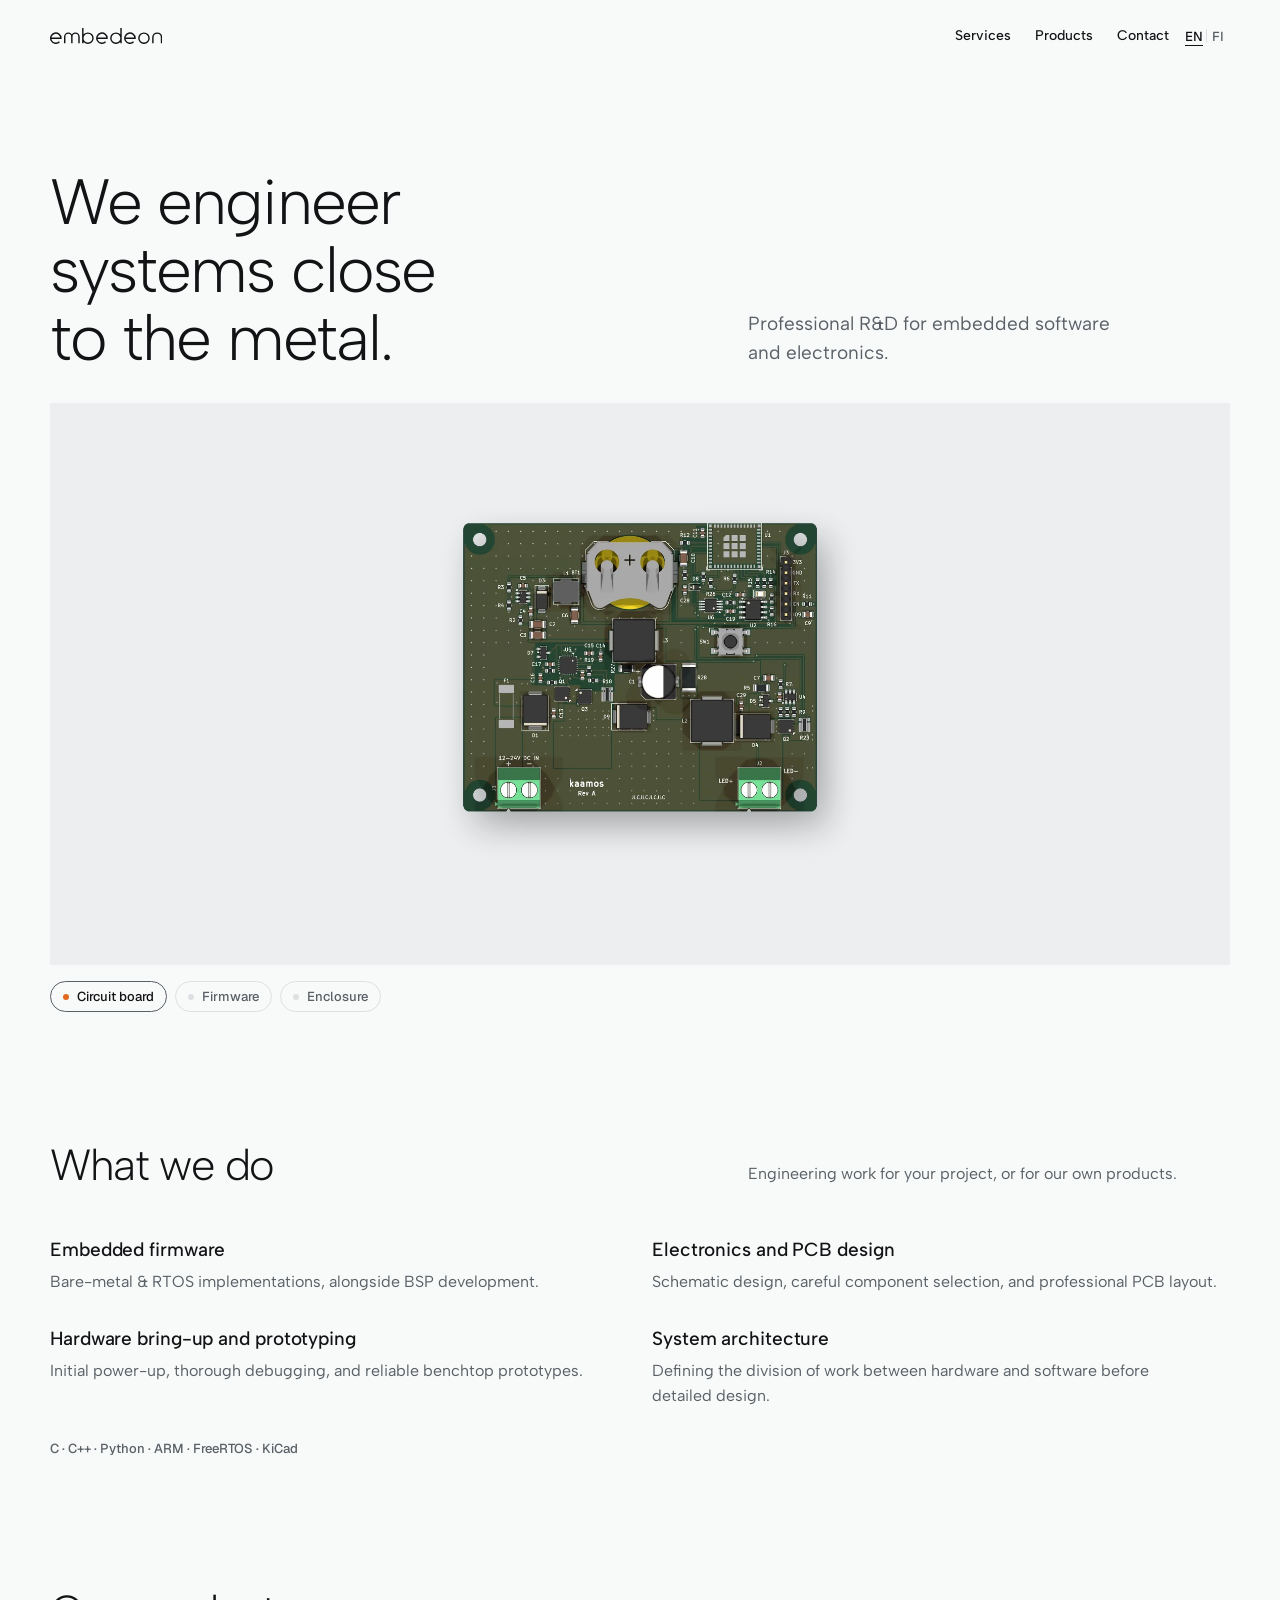
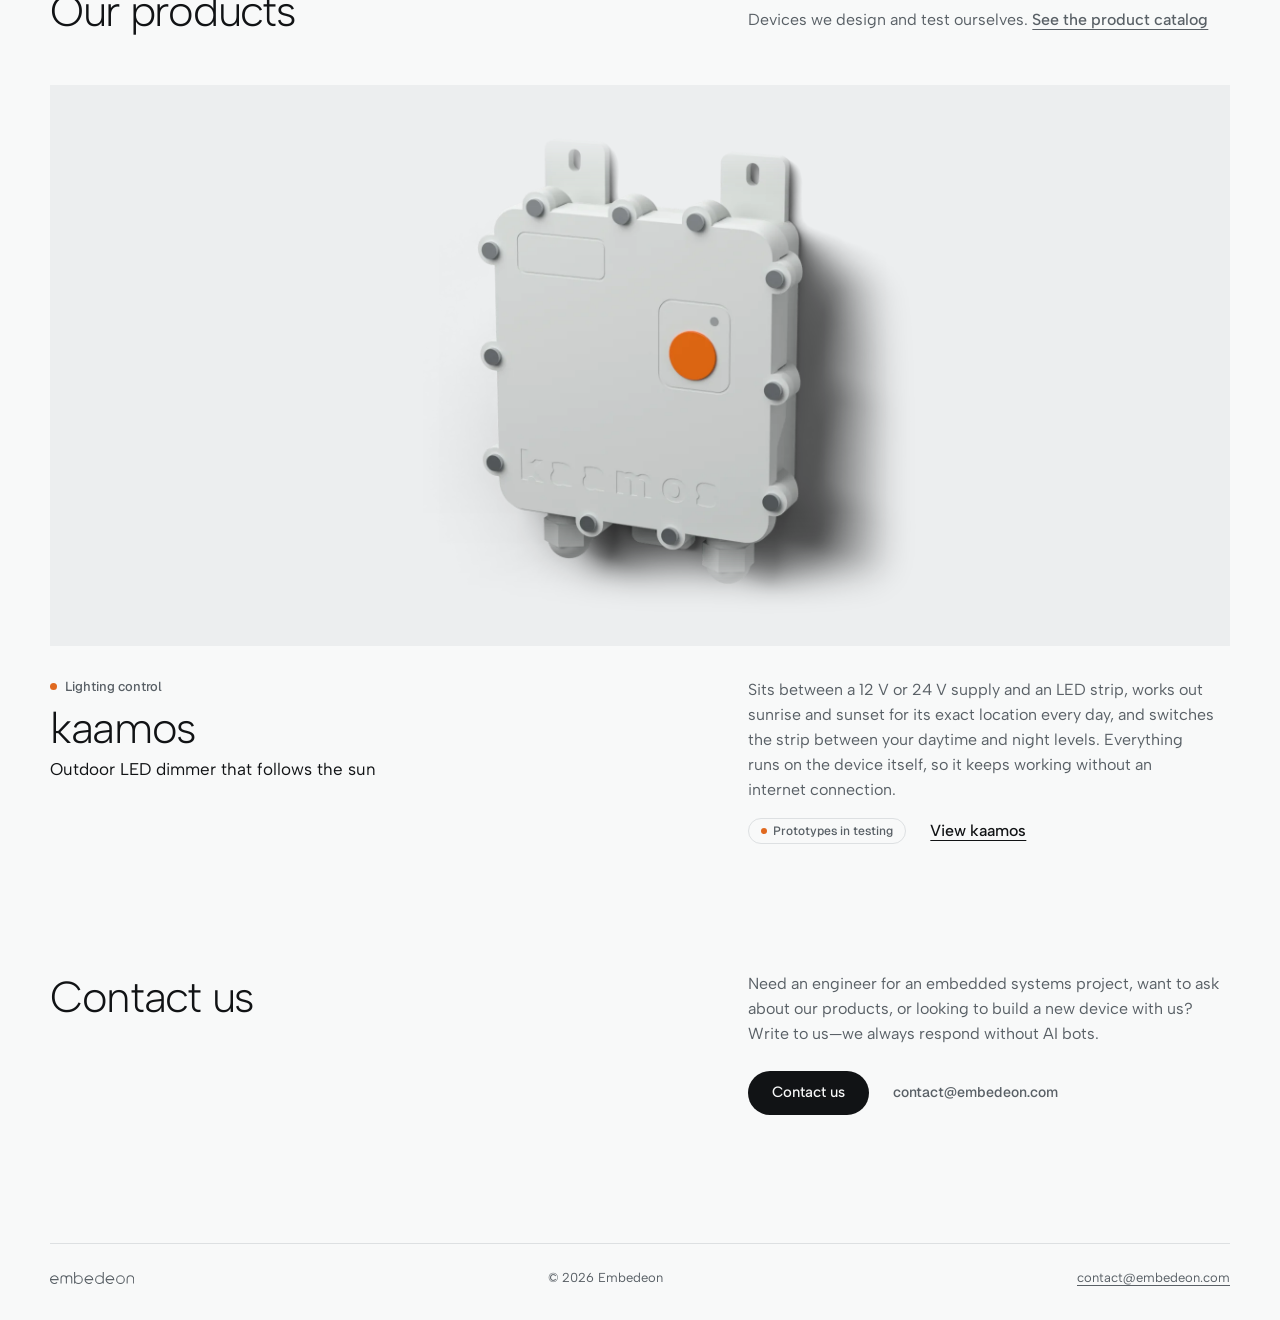
<file: index.html>
<!doctype html>
<html lang="en">
<head>
<meta charset="utf-8">
<meta name="viewport" content="width=device-width, initial-scale=1, viewport-fit=cover">
<title>Embedeon</title>
<meta name="description" content="Embedeon does research and development for embedded systems: firmware, electronics and circuit boards, and its own products.">
<meta name="color-scheme" content="light dark">
<meta name="theme-color" content="#f8f9f9" media="(prefers-color-scheme: light)">
<meta name="theme-color" content="#0e1012" media="(prefers-color-scheme: dark)">
<script>
(function () {
  try { if (localStorage.getItem("lang")) return; } catch (e) { return; }
  if (navigator.webdriver || /bot|crawl|spider|slurp|preview/i.test(navigator.userAgent)) return;
  var langs = navigator.languages || [navigator.language || ""];
  for (var i = 0; i < langs.length; i++) {
    var l = String(langs[i]).toLowerCase();
    if (l === "fi" || l.indexOf("fi-") === 0) return location.replace("fi/" + location.hash);
    if (l === "en" || l.indexOf("en-") === 0) return;
  }
})();
</script>
<link rel="canonical" href="https://embedeon.com/">
<link rel="alternate" hreflang="en" href="https://embedeon.com/">
<link rel="alternate" hreflang="fi" href="https://embedeon.com/fi/">
<link rel="alternate" hreflang="x-default" href="https://embedeon.com/">
<link rel="icon" href="favicon.svg" type="image/svg+xml">
<link rel="preconnect" href="https://fonts.googleapis.com">
<link rel="preconnect" href="https://fonts.gstatic.com" crossorigin>
<link rel="stylesheet" href="https://fonts.googleapis.com/css2?family=Albert+Sans:wght@300..700&family=Geist:wght@400..600&display=swap">
<link rel="stylesheet" href="assets/tokens.css">
<link rel="stylesheet" href="assets/components.css">
<style>
.intro { padding-block: var(--s8) var(--s7); }
.intro h1 { max-width: 14ch; }
.stack { margin-top: var(--s6); }
.p-kaamos { --product:#e0691f; --product-text:#a3480b; }
@media (prefers-color-scheme: dark) { :root:not([data-theme="light"]) .p-kaamos { --product:#f07a32; --product-text:#f39a5e; } }
:root[data-theme="dark"] .p-kaamos { --product:#f07a32; --product-text:#f39a5e; }
@media (min-width: 900px) { .intro { padding-block: var(--s9) var(--s7); } }
.build { margin-top: calc(-1 * var(--s4)); }
.build .stage > img { transition: opacity 1.2s var(--ease); }
.build .stage .build-board { opacity: 0; }
.build.is-board .build-board { opacity: 1; }
.build.is-board .build-device { opacity: 0; }
.build-ring { position: absolute; width: 9%; aspect-ratio: 1; border: 2px solid var(--product); border-radius: 50%; transform: translate(-50%, -50%) scale(.6); opacity: 0; pointer-events: none; }
.build-ring.go { animation: build-ping 1.4s var(--ease) 2; }
@keyframes build-ping { 0% { opacity: .9; transform: translate(-50%, -50%) scale(.6); } 100% { opacity: 0; transform: translate(-50%, -50%) scale(1.5); } }
.build-steps { list-style: none; margin: var(--s4) 0 0; padding: 0; display: flex; flex-wrap: wrap; gap: var(--s2); }
.build-steps li { display: inline-flex; align-items: center; gap: var(--s2); font: var(--w-medium) var(--fs-utility)/1 var(--font-utility); color: var(--text); padding: 8px 12px; border: 1px solid var(--text-muted); border-radius: 999px; transition: color .4s, border-color .4s; }
.build-steps li::before { content: ""; width: 6px; height: 6px; border-radius: 50%; background: var(--product); transition: background .4s; }
.build.is-board .build-steps li:not(.on) { color: var(--text-muted); border-color: var(--line); }
.build.is-board .build-steps li:not(.on)::before { background: var(--line); }
</style>
<meta property="og:title" content="Embedeon">
<meta property="og:description" content="Research and development for embedded systems: firmware, electronics and circuit boards.">
<meta property="og:locale" content="en_US">
<meta property="og:locale:alternate" content="fi_FI">
<meta property="og:url" content="https://embedeon.com/">
<meta property="og:image" content="https://products.embedeon.com/kaamos/img/og.jpg">
</head>
<body>
<a class="skip-link" href="#main">Skip to content</a>
<header class="site-header"><div class="wrap site-header-in"><a class="brand" href="./" aria-label="Embedeon, home"><svg viewBox="-1.4 0 220.3 31.4" class="wm" aria-hidden="true" focusable="false"><path fill="currentColor" d="M0 18.6H20V21.4H0ZM18.061 28.061A11.4 11.4 0 1 1 21.4 20L18.6 20A8.6 8.6 0 1 0 16.081 26.081ZM20 20H21.4V21.4H20ZM26.1 17H28.9V30H26.1ZM40.1 17H42.9V30H40.1ZM54.1 17H56.9V30H54.1ZM26.1 17A8.4 8.4 0 0 1 42.9 17L40.1 17A5.6 5.6 0 0 0 28.9 17ZM40.1 17A8.4 8.4 0 0 1 56.9 17L54.1 17A5.6 5.6 0 0 0 42.9 17ZM61.6 0H64.4V30H61.6ZM61.6 20A11.4 11.4 0 1 1 84.4 20A11.4 11.4 0 1 1 61.6 20ZM64.4 20A8.6 8.6 0 1 0 81.6 20A8.6 8.6 0 1 0 64.4 20ZM90.5 18.6H110.5V21.4H90.5ZM108.561 28.061A11.4 11.4 0 1 1 111.9 20L109.1 20A8.6 8.6 0 1 0 106.581 26.081ZM110.5 20H111.9V21.4H110.5ZM136.6 0H139.4V30H136.6ZM116.6 20A11.4 11.4 0 1 1 139.4 20A11.4 11.4 0 1 1 116.6 20ZM119.4 20A8.6 8.6 0 1 0 136.6 20A8.6 8.6 0 1 0 119.4 20ZM145.5 18.6H165.5V21.4H145.5ZM163.561 28.061A11.4 11.4 0 1 1 166.9 20L164.1 20A8.6 8.6 0 1 0 161.581 26.081ZM165.5 20H166.9V21.4H165.5ZM171.6 20A11.4 11.4 0 1 1 194.4 20A11.4 11.4 0 1 1 171.6 20ZM174.4 20A8.6 8.6 0 1 0 191.6 20A8.6 8.6 0 1 0 174.4 20ZM199.1 18.5H201.9V30H199.1ZM216.1 18.5H218.9V30H216.1ZM199.1 18.5A9.9 9.9 0 0 1 218.9 18.5L216.1 18.5A7.1 7.1 0 0 0 201.9 18.5Z"/></svg></a><nav class="site-nav" aria-label="Site"><a class="wide" href="#services">Services</a><a href="https://products.embedeon.com/">Products</a><a href="#contact">Contact</a></nav><nav class="lang-switch" aria-label="Language"><a href="./" lang="en" hreflang="en" data-lang="en" title="English" aria-current="true">EN</a><a href="fi/" lang="fi" hreflang="fi" data-lang="fi" title="Suomi">FI</a></nav></div></header>
<main id="main">
<section class="wrap intro split" aria-labelledby="intro-h">
  <h1 id="intro-h">We engineer systems close to the metal.</h1>
  <div><p class="lede muted">Professional R&amp;D for embedded software and electronics.</p></div>
</section>

<section class="wrap build p-kaamos" id="build" aria-label="From circuit board to finished device">
  <div class="stage stage-wide">
    <img class="build-board" src="img/kaamos-board.webp" alt="The kaamos circuit board seen from above" width="1160" height="1000" fetchpriority="high">
    <img class="build-device" src="img/kaamos-front.webp" alt="The finished kaamos in its light grey housing, seen from the front" width="1160" height="1000">
    <span class="build-ring" aria-hidden="true"></span>
  </div>
  <ol class="build-steps"><li>Circuit board</li><li>Firmware</li><li>Enclosure</li></ol>
</section>
<script>
// First screen: the kaamos board fades into the finished device while the steps light up. Plays once.
// Without JavaScript, or with reduced motion, the page simply shows the device and all three steps.
(function () {
  var root = document.getElementById("build");
  if (!root || (window.matchMedia && window.matchMedia("(prefers-reduced-motion: reduce)").matches)) return;
  var board = root.querySelector(".build-board"), ring = root.querySelector(".build-ring"), steps = root.querySelectorAll(".build-steps li");
  root.classList.add("is-board");
  function placeRing() {  // over the ESP32 module, at 66.2 % / 21.8 % of the 1160 x 1000 render
    var w = board.clientWidth, h = board.clientHeight, r = 1160 / 1000;
    var cw = Math.min(w, h * r), ch = cw / r;
    ring.style.left = (board.offsetLeft + (w - cw) / 2 + cw * .662) + "px";
    ring.style.top = (board.offsetTop + (h - ch) / 2 + ch * .218) + "px";
  }
  function play() {
    setTimeout(function () { steps[0].classList.add("on"); }, 400);
    setTimeout(function () { steps[1].classList.add("on"); placeRing(); ring.classList.add("go"); }, 1800);
    setTimeout(function () { steps[2].classList.add("on"); root.classList.remove("is-board"); }, 4400);
  }
  if (board.complete) play(); else { board.addEventListener("load", play); board.addEventListener("error", function () { root.classList.remove("is-board"); }); }
})();
</script>

<section class="wrap section" id="services" aria-labelledby="services-h">
  <div class="section-head"><h2 id="services-h">What we do</h2><p>Engineering work for your project, or for our own products.</p></div>
  <div class="features">
    <div class="feature"><h3>Embedded firmware</h3><p>Bare-metal &amp; RTOS implementations, alongside BSP development.</p></div>
    <div class="feature"><h3>Electronics and PCB design</h3><p>Schematic design, careful component selection, and professional PCB layout.</p></div>
    <div class="feature"><h3>Hardware bring-up and prototyping</h3><p>Initial power-up, thorough debugging, and reliable benchtop prototypes.</p></div>
    <div class="feature"><h3>System architecture</h3><p>Defining the division of work between hardware and software before detailed design.</p></div>
  </div>
  <p class="util stack">C · C++ · Python · ARM · FreeRTOS · KiCad</p>
</section>

<section class="wrap section" id="products" aria-labelledby="products-h">
  <div class="section-head"><h2 id="products-h">Our products</h2><p>Devices we design and test ourselves. <a class="link" href="https://products.embedeon.com/">See the product catalog</a></p></div>
  <div class="products single">
  <article class="product-item p-kaamos" aria-labelledby="kaamos-name">
    <a class="stage stage-wide" href="https://products.embedeon.com/kaamos/" tabindex="-1" aria-hidden="true"><img src="img/kaamos-three.webp" alt="" loading="lazy"></a>
    <div class="product-item-body">
      <div><p class="util"><span class="dot"></span>Lighting control</p><h3 class="product-name" id="kaamos-name">kaamos</h3><p class="product-tag">Outdoor LED dimmer that follows the sun</p></div>
      <div><p class="product-sum">Sits between a 12 V or 24 V supply and an LED strip, works out sunrise and sunset for its exact location every day, and switches the strip between your daytime and night levels. Everything runs on the device itself, so it keeps working without an internet connection.</p>
        <p class="product-meta"><span class="status"><span class="dot"></span>Prototypes in testing</span><a class="link" href="https://products.embedeon.com/kaamos/">View kaamos</a></p></div>
    </div>
  </article>
  </div>
</section>

<section class="wrap section contact" id="contact" aria-labelledby="contact-h">
  <h2 id="contact-h">Contact us</h2>
  <div class="contact-body"><p>Need an engineer for an embedded systems project, want to ask about our products, or looking to build a new device with us? Write to us—we always respond without AI bots.</p>
  <p class="actions"><a class="btn" href="mailto:contact@embedeon.com">Contact us</a><span class="mail">contact@embedeon.com</span></p></div>
</section>
</main>
<footer class="site-footer"><div class="wrap"><div class="site-footer-in"><span><svg viewBox="-1.4 0 220.3 31.4" class="wm" aria-hidden="true" focusable="false"><path fill="currentColor" d="M0 18.6H20V21.4H0ZM18.061 28.061A11.4 11.4 0 1 1 21.4 20L18.6 20A8.6 8.6 0 1 0 16.081 26.081ZM20 20H21.4V21.4H20ZM26.1 17H28.9V30H26.1ZM40.1 17H42.9V30H40.1ZM54.1 17H56.9V30H54.1ZM26.1 17A8.4 8.4 0 0 1 42.9 17L40.1 17A5.6 5.6 0 0 0 28.9 17ZM40.1 17A8.4 8.4 0 0 1 56.9 17L54.1 17A5.6 5.6 0 0 0 42.9 17ZM61.6 0H64.4V30H61.6ZM61.6 20A11.4 11.4 0 1 1 84.4 20A11.4 11.4 0 1 1 61.6 20ZM64.4 20A8.6 8.6 0 1 0 81.6 20A8.6 8.6 0 1 0 64.4 20ZM90.5 18.6H110.5V21.4H90.5ZM108.561 28.061A11.4 11.4 0 1 1 111.9 20L109.1 20A8.6 8.6 0 1 0 106.581 26.081ZM110.5 20H111.9V21.4H110.5ZM136.6 0H139.4V30H136.6ZM116.6 20A11.4 11.4 0 1 1 139.4 20A11.4 11.4 0 1 1 116.6 20ZM119.4 20A8.6 8.6 0 1 0 136.6 20A8.6 8.6 0 1 0 119.4 20ZM145.5 18.6H165.5V21.4H145.5ZM163.561 28.061A11.4 11.4 0 1 1 166.9 20L164.1 20A8.6 8.6 0 1 0 161.581 26.081ZM165.5 20H166.9V21.4H165.5ZM171.6 20A11.4 11.4 0 1 1 194.4 20A11.4 11.4 0 1 1 171.6 20ZM174.4 20A8.6 8.6 0 1 0 191.6 20A8.6 8.6 0 1 0 174.4 20ZM199.1 18.5H201.9V30H199.1ZM216.1 18.5H218.9V30H216.1ZM199.1 18.5A9.9 9.9 0 0 1 218.9 18.5L216.1 18.5A7.1 7.1 0 0 0 201.9 18.5Z"/></svg><span class="visually-hidden">Embedeon</span></span><span>&copy; 2026 Embedeon</span><a href="mailto:contact@embedeon.com">contact@embedeon.com</a></div></div></footer>
<script>document.addEventListener("click", function (e) { var a = e.target.closest && e.target.closest("a[data-lang]"); if (a) try { localStorage.setItem("lang", a.getAttribute("data-lang")); } catch (_) {} });</script>
</body>
</html>
</file>
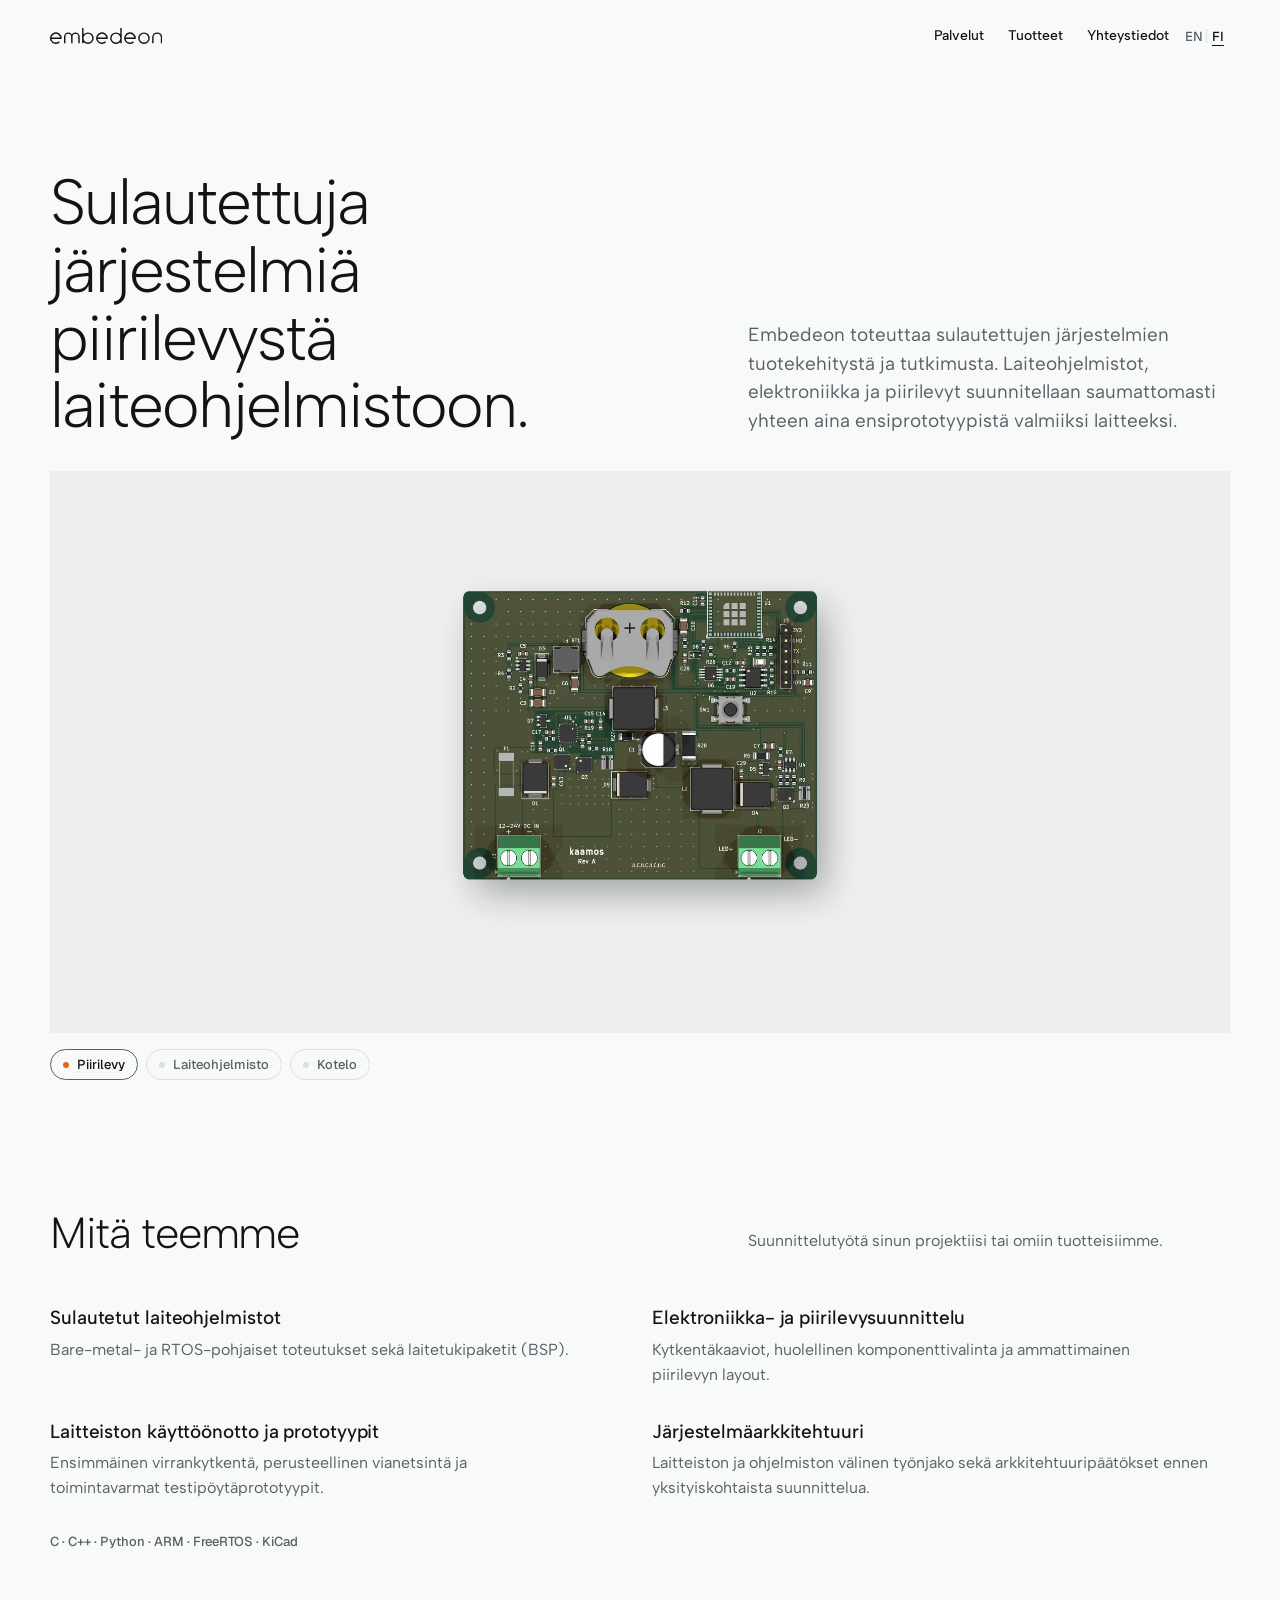
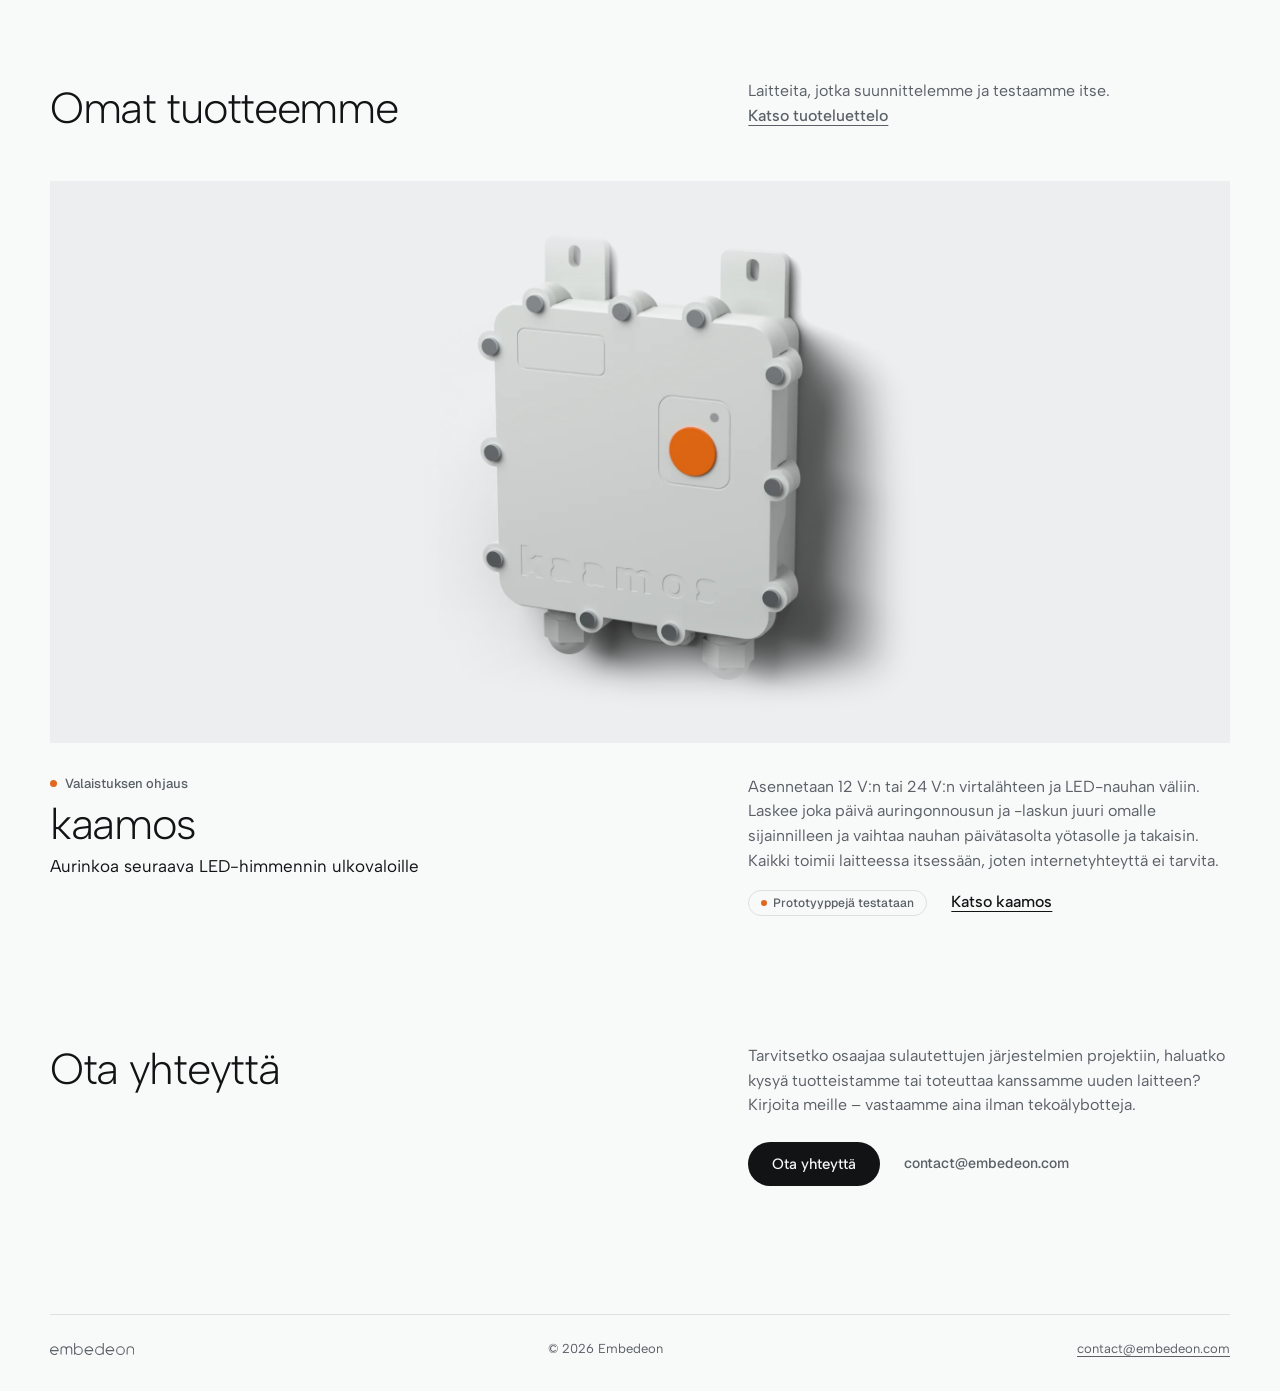
<file: fi/index.html>
<!doctype html>
<html lang="fi">
<head>
<meta charset="utf-8">
<meta name="viewport" content="width=device-width, initial-scale=1, viewport-fit=cover">
<title>Embedeon</title>
<meta name="description" content="Embedeon tekee sulautettujen järjestelmien tutkimusta ja tuotekehitystä: laiteohjelmistoja, elektroniikkaa ja piirilevyjä sekä omia tuotteita.">
<meta name="color-scheme" content="light dark">
<meta name="theme-color" content="#f8f9f9" media="(prefers-color-scheme: light)">
<meta name="theme-color" content="#0e1012" media="(prefers-color-scheme: dark)">
<link rel="canonical" href="https://embedeon.com/fi/">
<link rel="alternate" hreflang="en" href="https://embedeon.com/">
<link rel="alternate" hreflang="fi" href="https://embedeon.com/fi/">
<link rel="alternate" hreflang="x-default" href="https://embedeon.com/">
<link rel="icon" href="../favicon.svg" type="image/svg+xml">
<link rel="preconnect" href="https://fonts.googleapis.com">
<link rel="preconnect" href="https://fonts.gstatic.com" crossorigin>
<link rel="stylesheet" href="https://fonts.googleapis.com/css2?family=Albert+Sans:wght@300..700&family=Geist:wght@400..600&display=swap">
<link rel="stylesheet" href="../assets/tokens.css">
<link rel="stylesheet" href="../assets/components.css">
<style>
.intro { padding-block: var(--s8) var(--s7); }
.intro h1 { max-width: 14ch; }
.stack { margin-top: var(--s6); }
.p-kaamos { --product:#e0691f; --product-text:#a3480b; }
@media (prefers-color-scheme: dark) { :root:not([data-theme="light"]) .p-kaamos { --product:#f07a32; --product-text:#f39a5e; } }
:root[data-theme="dark"] .p-kaamos { --product:#f07a32; --product-text:#f39a5e; }
@media (min-width: 900px) { .intro { padding-block: var(--s9) var(--s7); } }
.build { margin-top: calc(-1 * var(--s4)); }
.build .stage > img { transition: opacity 1.2s var(--ease); }
.build .stage .build-board { opacity: 0; }
.build.is-board .build-board { opacity: 1; }
.build.is-board .build-device { opacity: 0; }
.build-ring { position: absolute; width: 9%; aspect-ratio: 1; border: 2px solid var(--product); border-radius: 50%; transform: translate(-50%, -50%) scale(.6); opacity: 0; pointer-events: none; }
.build-ring.go { animation: build-ping 1.4s var(--ease) 2; }
@keyframes build-ping { 0% { opacity: .9; transform: translate(-50%, -50%) scale(.6); } 100% { opacity: 0; transform: translate(-50%, -50%) scale(1.5); } }
.build-steps { list-style: none; margin: var(--s4) 0 0; padding: 0; display: flex; flex-wrap: wrap; gap: var(--s2); }
.build-steps li { display: inline-flex; align-items: center; gap: var(--s2); font: var(--w-medium) var(--fs-utility)/1 var(--font-utility); color: var(--text); padding: 8px 12px; border: 1px solid var(--text-muted); border-radius: 999px; transition: color .4s, border-color .4s; }
.build-steps li::before { content: ""; width: 6px; height: 6px; border-radius: 50%; background: var(--product); transition: background .4s; }
.build.is-board .build-steps li:not(.on) { color: var(--text-muted); border-color: var(--line); }
.build.is-board .build-steps li:not(.on)::before { background: var(--line); }
</style>
<meta property="og:title" content="Embedeon">
<meta property="og:description" content="Sulautettujen järjestelmien tutkimus ja tuotekehitys: laiteohjelmistot, elektroniikka ja piirilevyt.">
<meta property="og:locale" content="fi_FI">
<meta property="og:locale:alternate" content="en_US">
<meta property="og:url" content="https://embedeon.com/fi/">
<meta property="og:image" content="https://products.embedeon.com/kaamos/img/og.jpg">
</head>
<body>
<a class="skip-link" href="#main">Siirry sisältöön</a>
<header class="site-header"><div class="wrap site-header-in"><a class="brand" href="./" aria-label="Embedeon, etusivu"><svg viewBox="-1.4 0 220.3 31.4" class="wm" aria-hidden="true" focusable="false"><path fill="currentColor" d="M0 18.6H20V21.4H0ZM18.061 28.061A11.4 11.4 0 1 1 21.4 20L18.6 20A8.6 8.6 0 1 0 16.081 26.081ZM20 20H21.4V21.4H20ZM26.1 17H28.9V30H26.1ZM40.1 17H42.9V30H40.1ZM54.1 17H56.9V30H54.1ZM26.1 17A8.4 8.4 0 0 1 42.9 17L40.1 17A5.6 5.6 0 0 0 28.9 17ZM40.1 17A8.4 8.4 0 0 1 56.9 17L54.1 17A5.6 5.6 0 0 0 42.9 17ZM61.6 0H64.4V30H61.6ZM61.6 20A11.4 11.4 0 1 1 84.4 20A11.4 11.4 0 1 1 61.6 20ZM64.4 20A8.6 8.6 0 1 0 81.6 20A8.6 8.6 0 1 0 64.4 20ZM90.5 18.6H110.5V21.4H90.5ZM108.561 28.061A11.4 11.4 0 1 1 111.9 20L109.1 20A8.6 8.6 0 1 0 106.581 26.081ZM110.5 20H111.9V21.4H110.5ZM136.6 0H139.4V30H136.6ZM116.6 20A11.4 11.4 0 1 1 139.4 20A11.4 11.4 0 1 1 116.6 20ZM119.4 20A8.6 8.6 0 1 0 136.6 20A8.6 8.6 0 1 0 119.4 20ZM145.5 18.6H165.5V21.4H145.5ZM163.561 28.061A11.4 11.4 0 1 1 166.9 20L164.1 20A8.6 8.6 0 1 0 161.581 26.081ZM165.5 20H166.9V21.4H165.5ZM171.6 20A11.4 11.4 0 1 1 194.4 20A11.4 11.4 0 1 1 171.6 20ZM174.4 20A8.6 8.6 0 1 0 191.6 20A8.6 8.6 0 1 0 174.4 20ZM199.1 18.5H201.9V30H199.1ZM216.1 18.5H218.9V30H216.1ZM199.1 18.5A9.9 9.9 0 0 1 218.9 18.5L216.1 18.5A7.1 7.1 0 0 0 201.9 18.5Z"/></svg></a><nav class="site-nav" aria-label="Sivusto"><a class="wide" href="#services">Palvelut</a><a href="https://products.embedeon.com/fi/">Tuotteet</a><a href="#contact">Yhteystiedot</a></nav><nav class="lang-switch" aria-label="Kieli"><a href="../" lang="en" hreflang="en" data-lang="en" title="English">EN</a><a href="./" lang="fi" hreflang="fi" data-lang="fi" title="Suomi" aria-current="true">FI</a></nav></div></header>
<main id="main">
<section class="wrap intro split" aria-labelledby="intro-h">
  <h1 id="intro-h">Sulautettuja järjestelmiä piirilevystä laiteohjelmistoon.</h1>
  <div><p class="lede muted">Embedeon toteuttaa sulautettujen järjestelmien tuotekehitystä ja tutkimusta. Laiteohjelmistot, elektroniikka ja piirilevyt suunnitellaan saumattomasti yhteen aina ensiprototyypistä valmiiksi laitteeksi.</p></div>
</section>

<section class="wrap build p-kaamos" id="build" aria-label="Piirilevystä valmiiksi laitteeksi">
  <div class="stage stage-wide">
    <img class="build-board" src="../img/kaamos-board.webp" alt="kaamosin piirilevy ylhäältä päin" width="1160" height="1000" fetchpriority="high">
    <img class="build-device" src="../img/kaamos-front.webp" alt="Valmis kaamos vaaleanharmaassa kotelossa, edestä" width="1160" height="1000">
    <span class="build-ring" aria-hidden="true"></span>
  </div>
  <ol class="build-steps"><li>Piirilevy</li><li>Laiteohjelmisto</li><li>Kotelo</li></ol>
</section>
<script>
// First screen: the kaamos board fades into the finished device while the steps light up. Plays once.
// Without JavaScript, or with reduced motion, the page simply shows the device and all three steps.
(function () {
  var root = document.getElementById("build");
  if (!root || (window.matchMedia && window.matchMedia("(prefers-reduced-motion: reduce)").matches)) return;
  var board = root.querySelector(".build-board"), ring = root.querySelector(".build-ring"), steps = root.querySelectorAll(".build-steps li");
  root.classList.add("is-board");
  function placeRing() {  // over the ESP32 module, at 66.2 % / 21.8 % of the 1160 x 1000 render
    var w = board.clientWidth, h = board.clientHeight, r = 1160 / 1000;
    var cw = Math.min(w, h * r), ch = cw / r;
    ring.style.left = (board.offsetLeft + (w - cw) / 2 + cw * .662) + "px";
    ring.style.top = (board.offsetTop + (h - ch) / 2 + ch * .218) + "px";
  }
  function play() {
    setTimeout(function () { steps[0].classList.add("on"); }, 400);
    setTimeout(function () { steps[1].classList.add("on"); placeRing(); ring.classList.add("go"); }, 1800);
    setTimeout(function () { steps[2].classList.add("on"); root.classList.remove("is-board"); }, 4400);
  }
  if (board.complete) play(); else { board.addEventListener("load", play); board.addEventListener("error", function () { root.classList.remove("is-board"); }); }
})();
</script>

<section class="wrap section" id="services" aria-labelledby="services-h">
  <div class="section-head"><h2 id="services-h">Mitä teemme</h2><p>Suunnittelutyötä sinun projektiisi tai omiin tuotteisiimme.</p></div>
  <div class="features">
    <div class="feature"><h3>Sulautetut laiteohjelmistot</h3><p>Bare-metal- ja RTOS-pohjaiset toteutukset sekä laitetukipaketit (BSP).</p></div>
    <div class="feature"><h3>Elektroniikka- ja piirilevysuunnittelu</h3><p>Kytkentäkaaviot, huolellinen komponenttivalinta ja ammattimainen piirilevyn layout.</p></div>
    <div class="feature"><h3>Laitteiston käyttöönotto ja prototyypit</h3><p>Ensimmäinen virrankytkentä, perusteellinen vianetsintä ja toimintavarmat testipöytäprototyypit.</p></div>
    <div class="feature"><h3>Järjestelmäarkkitehtuuri</h3><p>Laitteiston ja ohjelmiston välinen työnjako sekä arkkitehtuuripäätökset ennen yksityiskohtaista suunnittelua.</p></div>
  </div>
  <p class="util stack">C · C++ · Python · ARM · FreeRTOS · KiCad</p>
</section>

<section class="wrap section" id="products" aria-labelledby="products-h">
  <div class="section-head"><h2 id="products-h">Omat tuotteemme</h2><p>Laitteita, jotka suunnittelemme ja testaamme itse. <a class="link" href="https://products.embedeon.com/fi/">Katso tuoteluettelo</a></p></div>
  <div class="products single">
  <article class="product-item p-kaamos" aria-labelledby="kaamos-name">
    <a class="stage stage-wide" href="https://products.embedeon.com/fi/kaamos/" tabindex="-1" aria-hidden="true"><img src="../img/kaamos-three.webp" alt="" loading="lazy"></a>
    <div class="product-item-body">
      <div><p class="util"><span class="dot"></span>Valaistuksen ohjaus</p><h3 class="product-name" id="kaamos-name">kaamos</h3><p class="product-tag">Aurinkoa seuraava LED-himmennin ulkovaloille</p></div>
      <div><p class="product-sum">Asennetaan 12&nbsp;V:n tai 24&nbsp;V:n virtalähteen ja LED-nauhan väliin. Laskee joka päivä auringonnousun ja -laskun juuri omalle sijainnilleen ja vaihtaa nauhan päivätasolta yötasolle ja takaisin. Kaikki toimii laitteessa itsessään, joten internetyhteyttä ei tarvita.</p>
        <p class="product-meta"><span class="status"><span class="dot"></span>Prototyyppejä testataan</span><a class="link" href="https://products.embedeon.com/fi/kaamos/">Katso kaamos</a></p></div>
    </div>
  </article>
  </div>
</section>

<section class="wrap section contact" id="contact" aria-labelledby="contact-h">
  <h2 id="contact-h">Ota yhteyttä</h2>
  <div class="contact-body"><p>Tarvitsetko osaajaa sulautettujen järjestelmien projektiin, haluatko kysyä tuotteistamme tai toteuttaa kanssamme uuden laitteen? Kirjoita meille – vastaamme aina ilman tekoälybotteja.</p>
  <p class="actions"><a class="btn" href="mailto:contact@embedeon.com">Ota yhteyttä</a><span class="mail">contact@embedeon.com</span></p></div>
</section>
</main>
<footer class="site-footer"><div class="wrap"><div class="site-footer-in"><span><svg viewBox="-1.4 0 220.3 31.4" class="wm" aria-hidden="true" focusable="false"><path fill="currentColor" d="M0 18.6H20V21.4H0ZM18.061 28.061A11.4 11.4 0 1 1 21.4 20L18.6 20A8.6 8.6 0 1 0 16.081 26.081ZM20 20H21.4V21.4H20ZM26.1 17H28.9V30H26.1ZM40.1 17H42.9V30H40.1ZM54.1 17H56.9V30H54.1ZM26.1 17A8.4 8.4 0 0 1 42.9 17L40.1 17A5.6 5.6 0 0 0 28.9 17ZM40.1 17A8.4 8.4 0 0 1 56.9 17L54.1 17A5.6 5.6 0 0 0 42.9 17ZM61.6 0H64.4V30H61.6ZM61.6 20A11.4 11.4 0 1 1 84.4 20A11.4 11.4 0 1 1 61.6 20ZM64.4 20A8.6 8.6 0 1 0 81.6 20A8.6 8.6 0 1 0 64.4 20ZM90.5 18.6H110.5V21.4H90.5ZM108.561 28.061A11.4 11.4 0 1 1 111.9 20L109.1 20A8.6 8.6 0 1 0 106.581 26.081ZM110.5 20H111.9V21.4H110.5ZM136.6 0H139.4V30H136.6ZM116.6 20A11.4 11.4 0 1 1 139.4 20A11.4 11.4 0 1 1 116.6 20ZM119.4 20A8.6 8.6 0 1 0 136.6 20A8.6 8.6 0 1 0 119.4 20ZM145.5 18.6H165.5V21.4H145.5ZM163.561 28.061A11.4 11.4 0 1 1 166.9 20L164.1 20A8.6 8.6 0 1 0 161.581 26.081ZM165.5 20H166.9V21.4H165.5ZM171.6 20A11.4 11.4 0 1 1 194.4 20A11.4 11.4 0 1 1 171.6 20ZM174.4 20A8.6 8.6 0 1 0 191.6 20A8.6 8.6 0 1 0 174.4 20ZM199.1 18.5H201.9V30H199.1ZM216.1 18.5H218.9V30H216.1ZM199.1 18.5A9.9 9.9 0 0 1 218.9 18.5L216.1 18.5A7.1 7.1 0 0 0 201.9 18.5Z"/></svg><span class="visually-hidden">Embedeon</span></span><span>&copy; 2026 Embedeon</span><a href="mailto:contact@embedeon.com">contact@embedeon.com</a></div></div></footer>
<script>document.addEventListener("click", function (e) { var a = e.target.closest && e.target.closest("a[data-lang]"); if (a) try { localStorage.setItem("lang", a.getAttribute("data-lang")); } catch (_) {} });</script>
</body>
</html>
</file>
<file: assets/tokens.css>
/* Embedeon brand tokens: direction "Valo" (chosen 2026-10-13).
   Light is the default. Dark follows the system unless the page sets data-theme="light"; data-theme="dark" forces it.
   Load order on every page: Google Fonts (Albert Sans + Geist), tokens.css, components.css, then page CSS.
   Fonts: https://fonts.googleapis.com/css2?family=Albert+Sans:wght@300..700&family=Geist:wght@400..600&display=swap

   Contrast (WCAG 2.x, light / dark), all text pairs pass AA 4.5:1:
     ink on snow 17.7 / 17.1      ink on stage 16.0 / 15.5     stone on snow 6.1 / 7.9    stone on stage 5.5 / 7.2
     snow on ink (button) 17.7 / 17.1                          product-text on snow 5.7 / 8.7 (kaamos values)
   hairline is for dividers only, never for text. product (the raw accent) is for dots and marks, never for body text. */

:root {
  color-scheme: light;

  /* palette */
  --snow: #f8f9f9;        /* page ground */
  --stage: #eceeef;       /* image stage, quiet panels */
  --ink: #111315;         /* text, primary buttons */
  --stone: #596066;       /* secondary text, captions, labels */
  --hairline: #dde0e2;    /* dividers only */

  /* product accent: neutral by default; a product page or card overrides both (see GUIDELINES.md) */
  --product: #596066;       /* dot, small marks; non-text */
  --product-text: #596066;  /* the accent when it has to be text: 4.5:1 on snow and stage */

  /* roles (use these in components, not the palette names) */
  --bg: var(--snow);
  --surface: var(--stage);
  --text: var(--ink);
  --text-muted: var(--stone);
  --line: var(--hairline);
  --on-ink: var(--snow);    /* text on an ink button */
  --focus: var(--ink);

  /* type */
  --font-sans: "Albert Sans", "Helvetica Neue", Arial, sans-serif;
  --font-utility: Geist, "Segoe UI", Roboto, "Helvetica Neue", Arial, sans-serif;
  --fs-display: clamp(36px, 2.2rem + 2.6vw, 64px);   /* h1 */
  --fs-h2: clamp(30px, 1.6rem + 1.4vw, 44px);
  --fs-h3: 22px;
  --fs-name: 26px;          /* product name in lists */
  --fs-figure: clamp(26px, 1.2rem + 1.2vw, 38px);    /* key numbers */
  --fs-lede: clamp(17px, 1rem + .3vw, 19px);
  --fs-body: 16px;
  --fs-small: 15px;
  --fs-utility: 13px;
  --lh-tight: 1.06;
  --lh-head: 1.15;
  --lh-body: 1.55;
  --track-display: -.03em;
  --track-head: -.02em;
  --w-light: 300;
  --w-regular: 400;
  --w-medium: 500;

  /* space: 4 px base */
  --s1: 4px; --s2: 8px; --s3: 12px; --s4: 16px; --s5: 24px; --s6: 32px; --s7: 48px; --s8: 64px; --s9: 96px; --s10: 128px;

  /* layout */
  --wrap: 1180px;            /* content width */
  --margin: 24px;            /* page margin; 48 px from 720 px up */
  --gutter: 24px;
  --measure: 62ch;           /* longest line of running text */
  --section-gap: var(--s9);  /* space between sections; sections are separated by space, not lines */
  --header-h: 60px;

  /* shape and motion */
  --radius-pill: 999px;
  --radius-small: 4px;       /* inputs, code; stages and panels stay square */
  --dur: .18s;
  --ease: cubic-bezier(.2, 0, 0, 1);
}

@media (min-width: 720px) {
  :root { --margin: 48px; --section-gap: var(--s10); --header-h: 72px; }
}

@media (prefers-color-scheme: dark) {
  :root:not([data-theme="light"]) {
    color-scheme: dark;
    --snow: #0e1012;
    --stage: #181b1e;
    --ink: #f1f3f4;
    --stone: #a1a8ae;
    --hairline: #2b2f33;
    --product: #a1a8ae;
    --product-text: #a1a8ae;
  }
}

:root[data-theme="dark"] {
  color-scheme: dark;
  --snow: #0e1012;
  --stage: #181b1e;
  --ink: #f1f3f4;
  --stone: #a1a8ae;
  --hairline: #2b2f33;
  --product: #a1a8ae;
  --product-text: #a1a8ae;
}

@media (prefers-reduced-motion: reduce) {
  :root { --dur: 0s; }
}
</file>
<file: assets/components.css>
/* Embedeon components, direction "Valo". Needs tokens.css first. Plain CSS, no build step.
   Breakpoints: 720 px (page margin grows, tokens.css), 900 px (two-column layouts). Everything is one column below 900 px.
   Contents: base · header · language switch · footer · buttons and links · labels, dots, status · stage · key figures · sections and splits ·
   product list (catalog cards) · fact row · steps · features · spec list · contact block · guide page. */

/* ---------- base ---------- */
*, *::before, *::after { box-sizing: border-box; }
html { -webkit-text-size-adjust: 100%; text-size-adjust: 100%; scroll-behavior: smooth; scroll-padding-top: calc(var(--header-h) + var(--s4)); }
body { margin: 0; background: var(--bg); color: var(--text); font: var(--w-regular) var(--fs-body)/var(--lh-body) var(--font-sans);
  font-kerning: normal; -webkit-font-smoothing: antialiased; }
img, svg { display: block; max-width: 100%; }
img { height: auto; }
h1, h2, h3, h4 { margin: 0; font-family: var(--font-sans); text-wrap: balance; }
h1 { font-size: var(--fs-display); font-weight: var(--w-light); line-height: var(--lh-tight); letter-spacing: var(--track-display); }
h2 { font-size: var(--fs-h2); font-weight: var(--w-light); line-height: var(--lh-head); letter-spacing: var(--track-display); }
h3 { font-size: var(--fs-h3); font-weight: var(--w-regular); line-height: 1.25; letter-spacing: -.01em; }
h4 { font-size: var(--fs-body); font-weight: var(--w-medium); }
p { margin: 0; max-width: var(--measure); text-wrap: pretty; }
a { color: inherit; text-decoration-thickness: 1px; text-underline-offset: 4px; }
:focus-visible { outline: 2px solid var(--focus); outline-offset: 3px; border-radius: 2px; }
.wrap { width: 100%; max-width: calc(var(--wrap) + 2 * var(--margin)); margin-inline: auto; padding-inline: var(--margin); }
.muted { color: var(--text-muted); }
.visually-hidden { position: absolute !important; width: 1px; height: 1px; overflow: hidden; clip: rect(0 0 0 0); clip-path: inset(50%); white-space: nowrap; }
.skip-link { position: absolute; left: var(--margin); top: -100px; z-index: 20; background: var(--ink); color: var(--on-ink); padding: var(--s2) var(--s4);
  border-radius: var(--radius-pill); font-weight: var(--w-medium); text-decoration: none; }
.skip-link:focus { top: var(--s3); }

/* ---------- header ---------- */
.site-header { background: var(--bg); }
.site-header.is-sticky { position: sticky; top: 0; z-index: 10; background: color-mix(in srgb, var(--bg) 90%, transparent);
  -webkit-backdrop-filter: saturate(1.4) blur(12px); backdrop-filter: saturate(1.4) blur(12px); box-shadow: 0 1px 0 var(--line); }
.site-header-in { display: flex; align-items: center; justify-content: space-between; gap: var(--s4); min-height: var(--header-h); }
.wm { height: 14px; width: auto; color: var(--text); }
.wm path { fill: currentColor; }
.brand { display: inline-flex; flex: none; padding-block: var(--s2); text-decoration: none; }
.crumb { display: flex; align-items: center; gap: var(--s3); min-width: 0; }
.crumb-sep { width: 1px; height: 16px; background: var(--line); flex: none; }
.crumb-page { min-width: 0; overflow: hidden; text-overflow: ellipsis; font-weight: var(--w-medium); font-size: var(--fs-small); text-decoration: none; white-space: nowrap; }
.site-nav { display: flex; align-items: center; gap: var(--s5); font-size: 14px; font-weight: var(--w-medium); }
.site-nav a { text-decoration: none; padding-block: var(--s2); }
.site-nav a:not(.btn):hover { text-decoration: underline; }
.site-nav .wide { display: none; }
@media (min-width: 720px) {
  .wm { height: 16px; }
  .site-nav .wide { display: inline; }
}

/* ---------- language switch: <nav class="lang-switch"> after .site-nav, EN / FI, current one aria-current ---------- */
.site-header-in > .site-nav { margin-left: auto; }
.lang-switch { display: flex; align-items: center; flex: none; font: var(--w-medium) var(--fs-utility)/1 var(--font-utility); }
.lang-switch a { position: relative; display: inline-flex; align-items: center; justify-content: center; min-width: 24px; min-height: 32px;
  padding: 0 3px; color: var(--text-muted); text-decoration: none; }
.lang-switch a:first-child { min-width: 0; padding-left: 0; }
.lang-switch a + a::before { content: ""; position: absolute; left: 0; top: 50%; width: 1px; height: 14px; margin-top: -7px; background: var(--line); }
.lang-switch a:hover { color: var(--text); }
.lang-switch a[aria-current] { color: var(--text); text-decoration: underline; text-decoration-thickness: 1px; text-underline-offset: 4px; }
/* phones: the header holds wordmark, product name, Contact and EN / FI in 312 px, also in Finnish */
@media (max-width: 719px) {
  .site-header-in { gap: var(--s2); }
  .crumb { gap: var(--s2); }
  .site-nav { gap: var(--s4); }
  .btn-small { padding: 0 10px; }
}

/* Finnish: long compound words. Running text may hyphenate (needs lang="fi"), but only long words; headings stay whole and
   break only if a word is wider than the screen. */
:lang(fi) :is(h1, h2, h3) { overflow-wrap: break-word; }
:lang(fi) :is(p, dd, li):not(.util) { hyphens: auto; -webkit-hyphens: auto; hyphenate-limit-chars: 12 5 5; overflow-wrap: break-word; }
:lang(fi) :is(p, dd, li) a { hyphens: manual; -webkit-hyphens: manual; }

/* ---------- footer: <footer class="site-footer"><div class="wrap"><div class="site-footer-in">, so the rule spans the content only ---------- */
.site-footer { margin-top: var(--section-gap); }
.site-footer-in { display: flex; flex-wrap: wrap; align-items: center; justify-content: space-between; gap: var(--s3) var(--s5);
  padding-block: var(--s5) calc(var(--s6) + env(safe-area-inset-bottom, 0px)); border-top: 1px solid var(--line);
  font-size: var(--fs-utility); color: var(--text-muted); }
.site-footer .wm { height: 12px; color: var(--text-muted); }
.site-footer nav { display: flex; flex-wrap: wrap; gap: var(--s2) var(--s5); }
.site-footer a { text-underline-offset: 3px; }
.site-footer a:hover { color: var(--text); }

/* ---------- buttons and links ---------- */
/* one ink pill per view for the main action; every other action is a text link */
.btn { display: inline-flex; align-items: center; justify-content: center; min-height: 44px; padding: 0 var(--s5); border: 0;
  border-radius: var(--radius-pill); background: var(--ink); color: var(--on-ink); font: var(--w-medium) var(--fs-small)/1 var(--font-sans);
  text-decoration: none; cursor: pointer; transition: opacity var(--dur) var(--ease); }
.btn:hover { opacity: .86; }
.btn-small { min-height: 32px; padding: 0 var(--s4); font-size: var(--fs-utility); white-space: nowrap; }
.link { font-weight: var(--w-medium); text-decoration-line: underline; }
.link:hover { text-decoration-thickness: 2px; }
.actions { display: flex; flex-wrap: wrap; align-items: center; gap: var(--s3) var(--s5); }

/* ---------- labels, dots, status ---------- */
.util { font: var(--w-medium) var(--fs-utility)/1.4 var(--font-utility); font-variant-numeric: tabular-nums; color: var(--text-muted); letter-spacing: 0; }
.dot { display: inline-block; width: 7px; height: 7px; border-radius: 50%; background: var(--product); margin-right: var(--s2); vertical-align: 1px; flex: none; }
.status { display: inline-flex; align-items: center; min-height: 26px; padding: 0 var(--s3); border: 1px solid var(--line); border-radius: var(--radius-pill);
  font: var(--w-medium) 12px/1 var(--font-utility); color: var(--text-muted); white-space: nowrap; }
.status .dot { width: 6px; height: 6px; margin-right: 6px; vertical-align: 0; }
.mail { font: var(--w-medium) 14px/1.4 var(--font-utility); color: var(--text-muted); user-select: all; overflow-wrap: anywhere; }

/* ---------- stage: one device, square corners, centred, nothing else on it ---------- */
.stage { position: relative; display: block; margin: 0; background: var(--surface); aspect-ratio: 1 / 1; overflow: hidden; }
.stage > img { position: absolute; left: 7%; top: 6%; width: 86%; height: 90%; object-fit: contain; }
.stage-wide { aspect-ratio: 1 / 1; }
.stage-tall { aspect-ratio: 4 / 3; }
@media (min-width: 900px) {
  .stage-wide { aspect-ratio: 2.1 / 1; }
  .stage-tall { aspect-ratio: 4 / 5; }
}
a.stage > img { transition: transform .6s var(--ease); }
a.stage:hover > img { transform: scale(1.015); }

/* ---------- key figures: a quiet row of four ---------- */
.figures { display: grid; grid-template-columns: 1fr 1fr; gap: var(--s5) var(--s4); margin: 0; }
.figures dt { font: var(--w-medium) var(--fs-utility)/1.4 var(--font-utility); color: var(--text-muted); }
.figures dd { margin: var(--s1) 0 0; }
.figure-num { display: block; font-size: var(--fs-figure); font-weight: var(--w-light); line-height: 1.1; letter-spacing: var(--track-head);
  font-variant-numeric: tabular-nums; }
.figure-note { display: block; margin-top: 2px; font: var(--w-regular) var(--fs-utility)/1.4 var(--font-utility); color: var(--text-muted); }
@media (min-width: 900px) { .figures { grid-template-columns: repeat(4, 1fr); gap: var(--gutter); } }

/* ---------- sections and splits ---------- */
.section { margin-top: var(--section-gap); }
.section-head { display: grid; gap: var(--s4); margin-bottom: var(--s7); }
.section-head p { color: var(--text-muted); }
.split { display: grid; gap: var(--s5); }
@media (min-width: 900px) {
  .section-head, .split { grid-template-columns: 7fr 5fr; gap: var(--gutter); align-items: end; }
  .split-top { align-items: start; }
  .section-head p, .split > :last-child > p:last-child { margin-bottom: 4px; }
}
.lede { font-size: var(--fs-lede); line-height: 1.5; }

/* ---------- product list (catalog) ---------- */
.products { display: grid; gap: var(--s9) var(--gutter); }
.product-item-body { display: grid; gap: var(--s4); padding-top: var(--s5); }
.product-name { font-size: var(--fs-h2); font-weight: var(--w-light); letter-spacing: var(--track-display); line-height: 1.1; margin: var(--s2) 0 var(--s1); }
.product-tag { font-size: 17px; }
.product-sum { color: var(--text-muted); }
.product-meta { display: flex; flex-wrap: wrap; align-items: center; gap: var(--s3) var(--s5); margin-top: var(--s4); }
@media (min-width: 900px) {
  .products { grid-template-columns: 1fr 1fr; }
  .products.single { grid-template-columns: 1fr; }
  .products.single .product-item-body { grid-template-columns: 7fr 5fr; gap: var(--gutter); padding-top: var(--s6); }
  .products:not(.single) .stage { aspect-ratio: 1 / 1; }
}

/* ---------- fact row: three or four short facts over hairlines ---------- */
.facts { display: grid; gap: 0; margin: 0; border-top: 1px solid var(--line); }
.facts > div { display: grid; grid-template-columns: 9rem 1fr; gap: var(--s4); padding: var(--s4) 0; border-bottom: 1px solid var(--line); }
.facts dt { font: var(--w-medium) var(--fs-utility)/1.6 var(--font-utility); color: var(--text-muted); }
.facts dd { margin: 0; font-size: 17px; }
@media (min-width: 900px) {
  .facts { grid-template-columns: repeat(3, 1fr); gap: var(--gutter); border-top: 0; }
  .facts > div { grid-template-columns: 1fr; gap: var(--s2); padding: var(--s4) 0 0; border-bottom: 0; border-top: 1px solid var(--line); }
  .facts dd { font-size: var(--fs-h3); font-weight: var(--w-light); line-height: 1.25; letter-spacing: -.01em; }
}
@media (max-width: 420px) { .facts > div { grid-template-columns: 1fr; gap: var(--s1); } }

/* ---------- steps: numbered by CSS, so the numbers are not page text ---------- */
.steps { list-style: none; margin: 0; padding: 0; counter-reset: step; display: grid; gap: var(--s6); }
.steps > li { counter-increment: step; display: grid; gap: var(--s2); align-content: start; padding-top: var(--s4); border-top: 1px solid var(--line); }
.steps > li::before { content: "Step " counter(step); font: var(--w-medium) var(--fs-utility)/1.4 var(--font-utility); color: var(--text-muted); }
.steps p { color: var(--text-muted); }
:lang(fi) .steps > li::before { content: "Vaihe " counter(step); }
@media (min-width: 900px) { .steps { grid-template-columns: repeat(3, 1fr); gap: var(--gutter); } }

/* ---------- features ---------- */
.features { display: grid; gap: var(--s6) var(--gutter); }
.feature { display: grid; gap: var(--s2); align-content: start; }
.feature h3 { font-size: 19px; font-weight: var(--w-medium); letter-spacing: -.005em; }
.feature p { color: var(--text-muted); }
@media (min-width: 560px) { .features { grid-template-columns: 1fr 1fr; } }

/* ---------- spec list ---------- */
.spec-list { margin: 0; border-top: 1px solid var(--line); }
.spec-list > div { display: grid; gap: var(--s1); padding: var(--s4) 0; border-bottom: 1px solid var(--line); }
.spec-list dt { font: var(--w-medium) var(--fs-utility)/1.6 var(--font-utility); color: var(--text-muted); }
.spec-list dd { margin: 0; font-variant-numeric: tabular-nums; }
@media (min-width: 560px) { .spec-list > div { grid-template-columns: 10rem 1fr; gap: var(--s5); align-items: baseline; } }

/* ---------- contact block ---------- */
.contact { display: grid; gap: var(--s4); }
.contact h2 { max-width: 14ch; }
.contact-body { display: grid; gap: var(--s5); align-content: start; }
.contact-body p { color: var(--text-muted); }
@media (min-width: 900px) { .contact { grid-template-columns: 7fr 5fr; gap: var(--gutter); align-items: start; } }

/* ---------- guide page: contents on the left, one reading column ---------- */
.guide { display: grid; gap: var(--s7); padding-top: var(--s7); }
.guide-head { display: grid; gap: var(--s4); }
.guide-head > p:not(.util) { color: var(--text-muted); font-size: var(--fs-lede); }
.guide-toc { font-size: var(--fs-small); }
.guide-toc h2 { font: var(--w-medium) var(--fs-utility)/1.4 var(--font-utility); color: var(--text-muted); letter-spacing: 0; margin-bottom: var(--s3); }
.guide-toc ol { list-style: none; margin: 0; padding: 0; display: grid; gap: var(--s2); border-left: 1px solid var(--line); }
.guide-toc a { display: block; padding: 2px 0 2px var(--s4); margin-left: -1px; border-left: 1px solid transparent; text-decoration: none; color: var(--text-muted); }
.guide-toc a:hover, .guide-toc a[aria-current="true"] { color: var(--text); border-left-color: var(--text); }
.guide-body { max-width: 68ch; }
.guide-body > * + * { margin-top: var(--s4); }
.guide-body h2 { font-size: clamp(26px, 1.3rem + 1vw, 34px); margin-top: var(--s8); scroll-margin-top: calc(var(--header-h) + var(--s4)); }
.guide-body > h2:first-child { margin-top: 0; }
.guide-body h3 { margin-top: var(--s6); }
.guide-body .stage-tall { aspect-ratio: 4 / 3; }
.guide-body ol, .guide-body ul { padding-left: 1.3em; }
.guide-body li + li { margin-top: var(--s2); }
.guide-body li::marker { color: var(--text-muted); font-family: var(--font-utility); font-size: .9em; }
.guide-body figure { margin: var(--s6) 0; }
.guide-body figcaption { margin-top: var(--s2); font: var(--w-regular) var(--fs-utility)/1.5 var(--font-utility); color: var(--text-muted); }
.guide-body code, .guide-body kbd { font: var(--w-medium) .88em var(--font-utility); background: var(--bg); border: 1px solid var(--line); padding: 0 5px; border-radius: var(--radius-small); }
.guide-body table { width: 100%; border-collapse: collapse; font-size: var(--fs-small); font-variant-numeric: tabular-nums; }
.guide-body th { text-align: left; font: var(--w-medium) var(--fs-utility)/1.4 var(--font-utility); color: var(--text-muted); }
.guide-body th, .guide-body td { padding: var(--s3) var(--s4) var(--s3) 0; border-bottom: 1px solid var(--line); vertical-align: top; }
.table-scroll { overflow-x: auto; }
.note { padding: var(--s4) var(--s5); background: var(--surface); }
.note > .util { display: block; margin-bottom: var(--s1); }
.note.caution { box-shadow: inset 2px 0 0 var(--text); }
@media (min-width: 900px) {
  .guide { grid-template-columns: 3fr 9fr; gap: var(--s5) var(--gutter); }
  .guide-head { grid-column: 2; }
  .guide-toc { grid-column: 1; grid-row: 2; position: sticky; top: calc(var(--header-h) + var(--s5)); align-self: start; }
  .guide-body { grid-column: 2; grid-row: 2; }
}

/* ---------- motion ---------- */
@media (prefers-reduced-motion: reduce) {
  html { scroll-behavior: auto; }
  *, *::before, *::after { transition-duration: 0s !important; animation-duration: 0s !important; }
  a.stage:hover > img { transform: none; }
}
</file>
